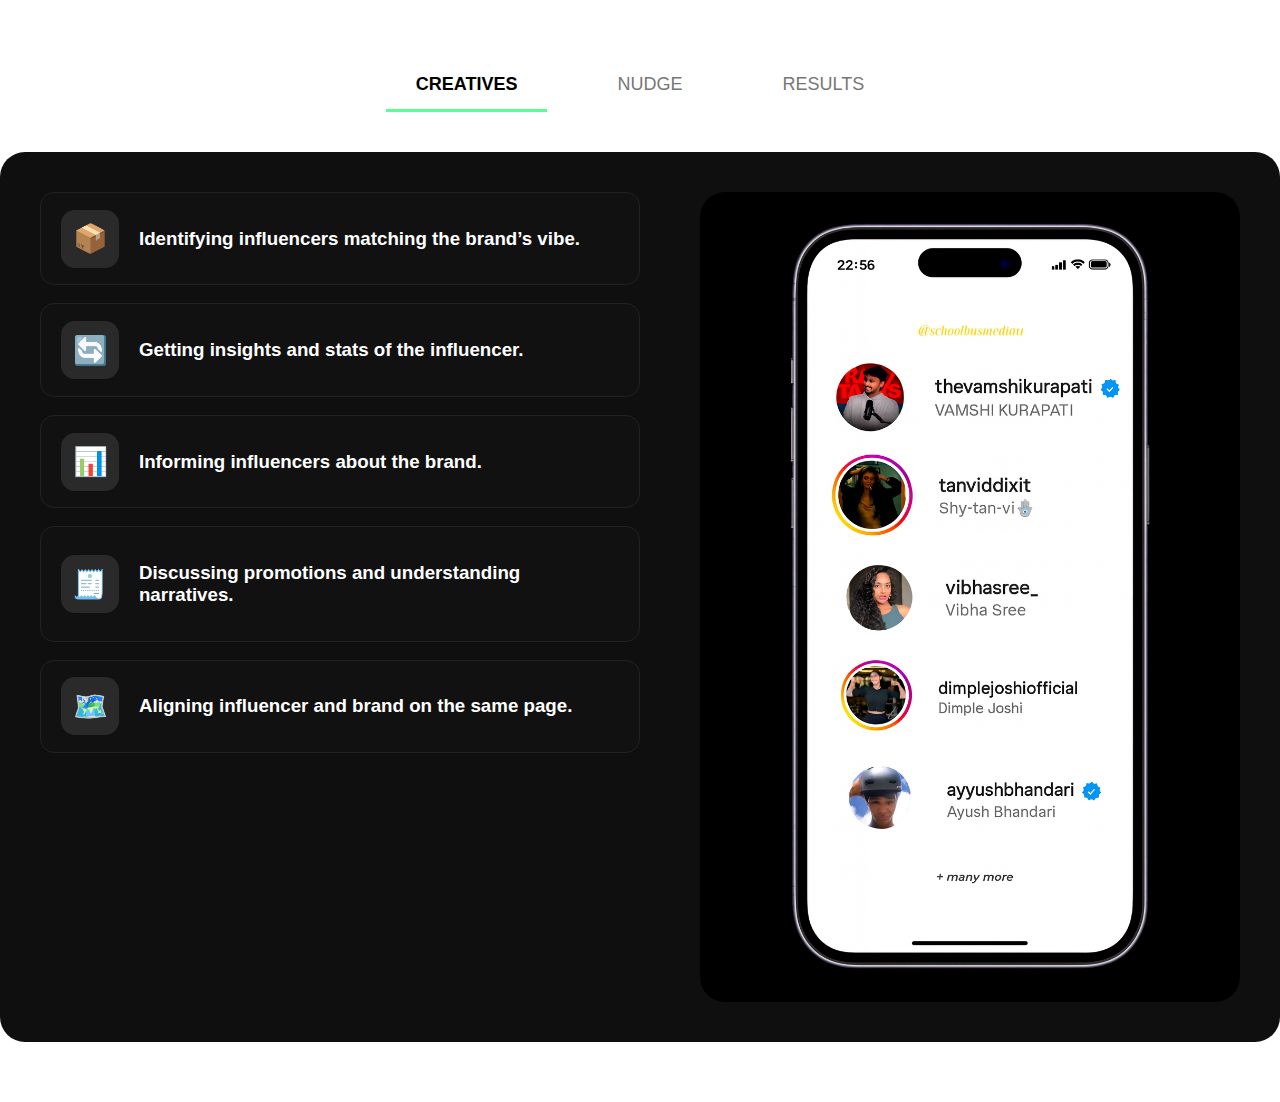
<file: sai1.html>
<!DOCTYPE html>
<html lang="en">
<head>
<meta charset="UTF-8">
<meta name="viewport" content="width=device-width, initial-scale=1.0">
<title>Auto Scroll Tabs With Dots</title>

<style>

body {
  margin: 0;
  background: #ffffff;
  font-family: Arial, sans-serif;
}

/* =============================================================== */
/*                         DESKTOP SECTION                          */
/* =============================================================== */

.full-tab-section {
  width: 100%;
  padding: 60px 0;
  background: #fff;
}

/* TOP NAV TABS */
.nav-tabs {
  display: flex;
  justify-content: center;
  gap: 40px;
  margin-bottom: 40px;
}

.tab {
  padding: 14px 30px;
  cursor: pointer;
  font-size: 18px;
  color: #777;
  border-bottom: 3px solid transparent;
}

.tab.active {
  color: #000;
  border-bottom: 3px solid #57ff95;
  font-weight: bold;
}

/* TAB CONTENT (DESKTOP) */
.tab-content {
  display: none;
  max-width: 1200px;
  margin: 0 auto;
  background: #0f0f0f;
  padding: 40px;
  border-radius: 25px;
  display: flex;
  justify-content: space-between;
  gap: 40px;
  color: #fff;
}

.tab-content.active { display: flex; }

.features {
  width: 50%;
  display: flex;
  flex-direction: column;
  gap: 18px;
}

.feature-item {
  display: flex;
  align-items: center;
  gap: 20px;
  background: #111;
  padding: 16px 20px;
  border-radius: 14px;
  border: 1px solid #222;
}

.icon-box {
  width: 58px;
  height: 58px;
  background: #2a2a2a;
  border-radius: 14px;
  display: flex;
  justify-content: center;
  align-items: center;
  font-size: 28px;
}

.image-box {
  width: 45%;
  display: flex;
  justify-content: center;
}

.image-box img {
  width: 100%;
  border-radius: 25px;
}

/* =============================================================== */
/*                       MOBILE SECTION                            */
/* =============================================================== */

.mobile-section {
  display: none;
  background: #0f0f0f;
  padding: 25px 0;
  color: #fff;
}

/* MOBILE TABS */
.mobile-tabs {
  display: flex;
  justify-content: center;
  gap: 20px;
  margin-bottom: 25px;
}

.mobile-tab {
  padding: 10px 22px;
  border-radius: 20px;
  font-size: 15px;
  background: #222;
  color: #aaa;
  cursor: pointer;
}

.mobile-tab.active {
  background: #57ff95;
  color: #000;
  font-weight: bold;
}

/* MOBILE IMAGE */
.mobile-image img {
  width: 80%;
  display: block;
  margin: 0 auto;
  border-radius: 20px;
}

/* SCROLL TRACK (AUTO SCROLL) */
.mobile-scroll {
  overflow: hidden;
  width: 100%;
  margin-top: 25px;
}

.mobile-scroll-track {
  display: flex;
  gap: 20px;
  width: max-content;
  animation: scroll-left 18s linear infinite;
}

.mobile-feature {
  display: flex;
  align-items: center;
  gap: 15px;
  background: #111;
  padding: 12px 18px;
  border-radius: 14px;
  white-space: nowrap;
}

.mobile-icon {
  width: 52px;
  height: 52px;
  background: #2a2a2a;
  display: flex;
  justify-content: center;
  align-items: center;
  border-radius: 12px;
  font-size: 24px;
}

/* Dots Pagination */
.dots-container {
  text-align: center;
  margin-top: 20px;
}

.dot {
  display: inline-block;
  width: 12px;
  height: 12px;
  margin: 0 6px;
  background: #444;
  border-radius: 50%;
  cursor: pointer;
  transition: 0.2s;
}

.dot.active {
  background: #57ff95;
  transform: scale(1.2);
}

/* AUTO SCROLL */
@keyframes scroll-left {
  from { transform: translateX(0); }
  to { transform: translateX(-50%); }
}

/* RESPONSIVE */
@media(max-width: 850px) {
  .full-tab-section { display: none; }
  .mobile-section { display: block; }
}
.tab-content {
  display: none;
  max-width: 1200px;
  margin: 0 auto;
  background: #0f0f0f;
  padding: 40px;
  border-radius: 25px;
  justify-content: space-between;
  gap: 40px;
  color: #fff;
  transition: opacity 0.3s ease;
  opacity: 0;
}

.tab-content.active {
  display: flex;
  opacity: 1;
}


</style>
</head>
<body>



<!-- =============================================================== -->
<!--                      DESKTOP CONTENT                            -->
<!-- =============================================================== -->

<!-- =============================================================== -->
<!--                      DESKTOP CONTENT (FIXED)                    -->
<!-- =============================================================== -->

<section class="full-tab-section">

  <!-- TOP NAVIGATION -->
  <div class="nav-tabs">
    <div class="tab active" data-index="0">CREATIVES</div>
    <div class="tab" data-index="1">NUDGE</div>
    <div class="tab" data-index="2">RESULTS</div>
  </div>

  <!-- TAB: CREATIVES -->
  <div class="tab-content active" data-tab="0">

    <div class="features">

      <div class="feature-item">
        <div class="icon-box">📦</div>
        <h3>Identifying influencers matching the brand’s vibe.</h3>
      </div>

      <div class="feature-item">
        <div class="icon-box">🔄</div>
        <h3>Getting insights and stats of the influencer.</h3>
      </div>

      <div class="feature-item">
        <div class="icon-box">📊</div>
        <h3>Informing influencers about the brand.</h3>
      </div>

      <div class="feature-item">
        <div class="icon-box">🧾</div>
        <h3>Discussing promotions and understanding narratives.</h3>
      </div>

      <div class="feature-item">
        <div class="icon-box">🗺️</div>
        <h3>Aligning influencer and brand on the same page.</h3>
      </div>

    </div>

    <div class="image-box">
      <img src="C.png" alt="Creatives Image">
    </div>

  </div>

  <!-- TAB: NUDGE -->
  <div class="tab-content" data-tab="1">

    <div class="features">

      <div class="feature-item">
        <div class="icon-box">📍</div>
        <h3>Understanding marketing objectives.</h3>
      </div>

      <div class="feature-item">
        <div class="icon-box">📦</div>
        <h3>Aligning narratives with influencers.</h3>
      </div>

      <div class="feature-item">
        <div class="icon-box">📈</div>
        <h3>Creating content creatively.</h3>
      </div>

      <div class="feature-item">
        <div class="icon-box">🔁</div>
        <h3>Adding personal touch for authenticity.</h3>
      </div>

      <div class="feature-item">
        <div class="icon-box">🚚</div>
        <h3>Finalizing all elements together.</h3>
      </div>

    </div>

    <div class="image-box">
      <img src="n.png" alt="Nudge Image">
    </div>

  </div>

  <!-- TAB: RESULTS -->
  <div class="tab-content" data-tab="2">

    <div class="features">

      <div class="feature-item">
        <div class="icon-box">✉️</div>
        <h3>Brand reaches millions through campaigns.</h3>
      </div>

      <div class="feature-item">
        <div class="icon-box">🎨</div>
        <h3>Setting marketing standards.</h3>
      </div>

      <div class="feature-item">
        <div class="icon-box">📦</div>
        <h3>Using Instagram collab features.</h3>
      </div>

      <div class="feature-item">
        <div class="icon-box">💳</div>
        <h3>Providing post-campaign insights.</h3>
      </div>

      <div class="feature-item">
        <div class="icon-box">📍</div>
        <h3>Building long-term relationships.</h3>
      </div>

    </div>

    <div class="image-box">
      <img src="r.png" alt="Results Image">
    </div>

  </div>

</section>



<!-- =============================================================== -->
<!--                           MOBILE SECTION                         -->
<!-- =============================================================== -->

<div class="mobile-section">

  <!-- MOBILE TAB BUTTONS -->
  <div class="mobile-tabs">
    <div class="mobile-tab active" data-m="0">CREATIVES</div>
    <div class="mobile-tab" data-m="1">NUDGE</div>
    <div class="mobile-tab" data-m="2">RESULTS</div>
  </div>

  <!-- MOBILE IMAGE -->
  <div class="mobile-image">
    <img id="mobileImage" src="C.png">
  </div>

  <!-- MOBILE AUTO SCROLL LIST -->
  <div class="mobile-scroll">
    <div id="scrollTrack" class="mobile-scroll-track"></div>
  </div>





<!-- =============================================================== -->
<!--                        JAVASCRIPT SECTION                        -->
<!-- =============================================================== -->

<script>

/* DESKTOP TAB SWITCH */
const tabs = document.querySelectorAll(".tab");
const contents = document.querySelectorAll(".tab-content");

tabs.forEach((tab, i) => {
  tab.addEventListener("click", () => {
    tabs.forEach(t => t.classList.remove("active"));
    contents.forEach(c => c.classList.remove("active"));

    tab.classList.add("active");
    contents[i].classList.add("active");
  });
});



/* ===================================================== */
/*      MOBILE TAB SWITCH + AUTO-SCROLL + DOTS           */
/* ===================================================== */

const mobileTabs = document.querySelectorAll(".mobile-tab");
const mobileImage = document.getElementById("mobileImage");
const scrollTrack = document.getElementById("scrollTrack");
const dots = document.querySelectorAll(".dot");


/* FULL DATA SET */
const mobileData = [
  {
    img: "C.png",
    items: [
      ["📦","Identifying influencers matching the brand’s vibe."],
      ["🔄","Getting insights and stats of the influencer."],
      ["📊","Informing influencers about the brand."],
      ["🧾","Discussing promotions and narratives."],
      ["🗺️","Aligning influencer and brand."]
    ]
  },
  {
    img: "n.png",
    items: [
      ["📍","Understanding marketing objectives."],
      ["📦","Aligning narratives with influencers."],
      ["📈","Creating content creatively."],
      ["🔁","Adding personal touch."],
      ["🚚","Finalizing all elements."]
    ]
  },
  {
    img: "r.png",
    items: [
      ["✉️","Brand reaches millions."],
      ["🎨","Setting marketing standards."],
      ["📦","Using Instagram collab features."],
      ["💳","Providing insights."],
      ["📍","Building long-term relationships."]
    ]
  }
];



/* LOAD MOBILE TAB CONTENT */
function loadMobileTab(index) {
  mobileImage.src = mobileData[index].img;

  scrollTrack.innerHTML = "";

  /* Original list */
  mobileData[index].items.forEach(([icon, text]) => {
    scrollTrack.innerHTML += `
      <div class="mobile-feature">
        <div class="mobile-icon">${icon}</div>
        <h3>${text}</h3>
      </div>`;
  });

  /* Duplicate list for infinite scroll */
  mobileData[index].items.forEach(([icon, text]) => {
    scrollTrack.innerHTML += `
      <div class="mobile-feature">
        <div class="mobile-icon">${icon}</div>
        <h3>${text}</h3>
      </div>`;
  });

  /* Update dots */
  dots.forEach(d => d.classList.remove("active"));
  dots[index].classList.add("active");
}


/* START WITH TAB 0 */
loadMobileTab(0);


/* MOBILE CLICK HANDLING */
mobileTabs.forEach((tab, index) => {
  tab.addEventListener("click", () => {
    mobileTabs.forEach(t => t.classList.remove("active"));
    tab.classList.add("active");
    loadMobileTab(index);
  });
});


/* DOT CLICK HANDLING */
dots.forEach((dot, index) => {
  dot.addEventListener("click", () => {
    mobileTabs.forEach(t => t.classList.remove("active"));
    mobileTabs[index].classList.add("active");
    loadMobileTab(index);
  });
});

</script>

</body>
</html>
</file>
